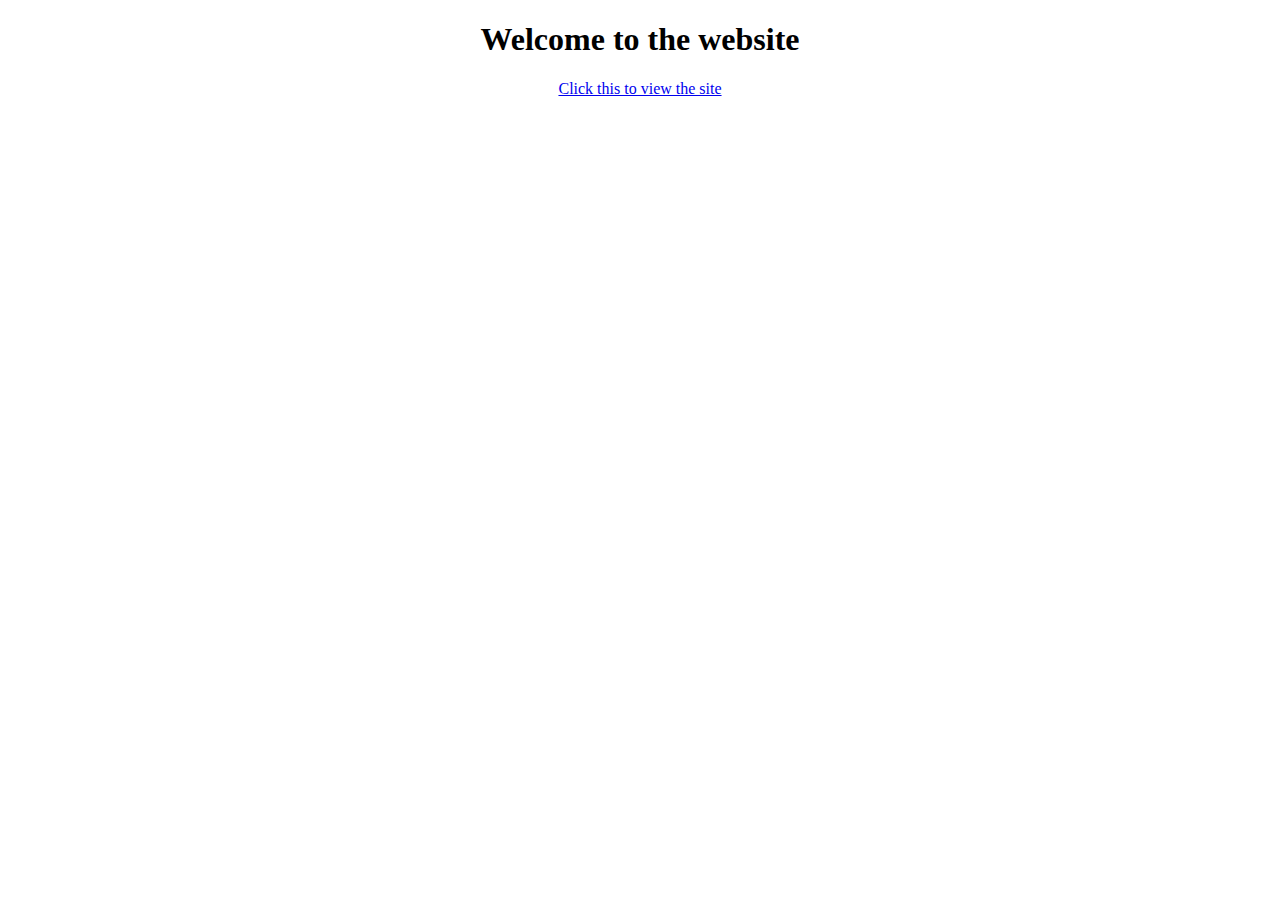
<file: index.html>
<!DOCTYPE html>
<html lang="en">
<head>
  <meta charset="UTF-8" />
  <meta name="viewport" content="width=device-width, initial-scale=1.0" />
  <title>My GitHub Pages</title>
  <style>
    body {
        text-align: center;
    }
  </style>
</head>
<body>
  <h1>Welcome to the website</h1>
  <a href="Project/homepage.html">Click this to view the site</a>
</body>
</html>
</file>
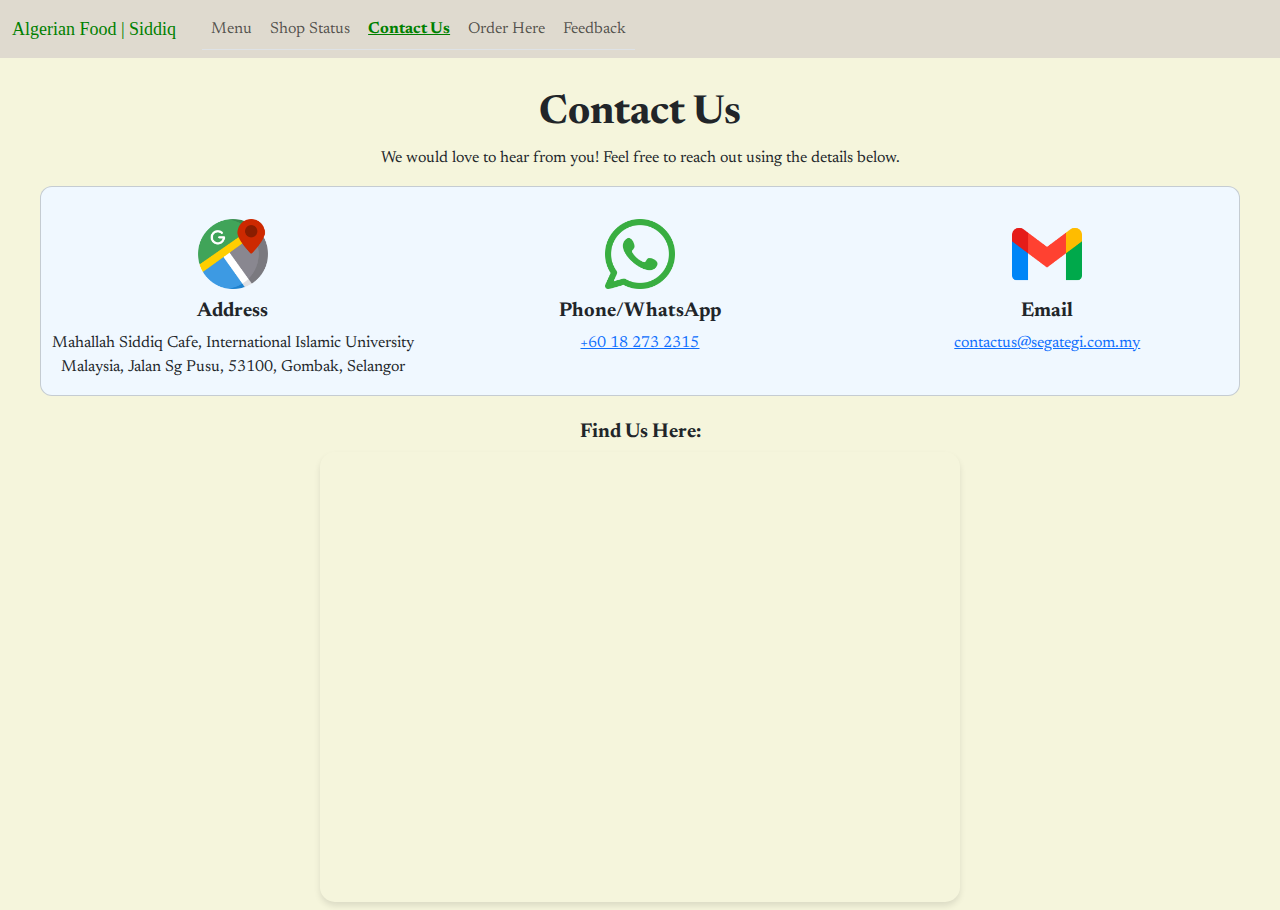
<file: Project/contact.html>
<!DOCTYPE html>
<html lang="en">
<head> 
    <meta charset="UTF-8">
    <meta name="viewport" content="width=device-width, initial-scale=1.0">
    <title>Contact</title>
    <!-- Bootstrap 5 -->
    <link href="https://cdn.jsdelivr.net/npm/bootstrap@5.3.3/dist/css/bootstrap.min.css" rel="stylesheet">
    <script src="https://cdn.jsdelivr.net/npm/bootstrap@5.3.3/dist/js/bootstrap.bundle.min.js"></script>
    <link rel="stylesheet" href="main.css">
    <script src="main.js"></script>
</head>
<body>
    <header>
    <nav class="navbar navbar-expand-sm bar-color">
        <div class="container-fluid horizontal">
            <a class="navbar-brand shop font2" href="#" onclick="toHome()">Algerian Food | Siddiq</a>
            <button class="navbar-toggler" type="button" data-bs-toggle="collapse" data-bs-target="#collapsibleNavbar">
                <span class="navbar-toggler-icon"></span>
            </button>
            <div class="collapse navbar-collapse" id="collapsibleNavbar">
                <ul class="nav nav-tabs navbar-nav navbar-right">
                    <li class="nav-item">
                        <a class="nav-link" onclick="toMenu()" href="#">Menu</a>
                    </li>
                    <li class="nav-item">
                        <a class="nav-link" onclick="toStatus()" href="#">Shop Status</a>
                    </li>
                    <li class="nav-item">
                        <a class="nav-link selected" onclick="toContact()" href="#">Contact Us</a>
                    </li>  
                    <li class="nav-item">
                        <a class="nav-link" onclick="toOrder()" href="#">Order Here</a>
                    </li>    
                    <li class="nav-item">
                        <a class="nav-link" onclick="toFeedback()" href="#">Feedback</a>
                    </li>
                </ul>
            </div>
        </div>
    </nav>
        </header>

    <div class="contact container-fluid mobile-padding">
        <h1><b>Contact Us</b></h1>
        <p>We would love to hear from you! Feel free to reach out using the details below.</p>

        <div class="card contact-card mx-auto" style="max-width: 1200px; max-height: 1200px;">
            <div class="row contact-info">

            <!-- Address -->
                <div class="col-md-4">
                    <div class="icon-circle" onclick="window.open('https://maps.app.goo.gl/vQRxDP2AB7MWFGxZ8')" title="Open in Google Maps">
                        <img src="images/maps.png" width="100" height="100" alt="Address Icon">
                    </div>
                    <h5><b>Address</b></h5>
                    <p>Mahallah Siddiq Cafe, International Islamic University Malaysia, Jalan Sg Pusu, 53100, Gombak, Selangor</p>
                </div>

            <!-- Phone/WhatsApp -->
            <div class="col-md-4">
                <div class="icon-circle" onclick="window.open('https://wa.me/0182732315', '_blank')">
                    <img src="images/whatsapp.png" width="100" height="100" alt="Phone Icon" title="Open in WhatsApp">
                </div>
                <h5><b>Phone/WhatsApp</b></h5>
                <a href="#" title="Click to copy the phone number" onclick="copyToClipboard('+60182732315'); return false;">+60 18 273 2315</a>
            </div>
    
            <!-- Email -->
            <div class="col-md-4">
                <div class="icon-circle" onclick="window.open('mailto:contactus@segategi.com.my', '_blank')">
                    <img src="images/gmail.png" width="100" height="100" alt="Email Icon" title="Open in Gmail">
                </div>
                <h5><b>Email</b></h5>
                <a href="#" title="Click to copy the email address" onclick="copyToClipboard('contactus@segategi.com.my'); return false;">contactus@segategi.com.my</a>
            </div>
            </div>
        </div>
    </div>

    <!--Maps embed-->
    <div class="row mt-4">
        <div class="col-12 text-center">
            <h5><b>Find Us Here:</b></h5>
            <iframe 
                class="embed-map"
                src="https://www.google.com/maps/embed?pb=!1m18!1m12!1m3!1d3983.410006887345!2d101.73597737485338!3d3.247813552538462!2m3!1f0!2f0!3f0!3m2!1i1024!2i768!4f13.1!3m3!1m2!1s0x31cc39dcf1b2bbb7%3A0x9bb3551668705635!2sMahallah%20Siddiq%20Cafe!5e0!3m2!1sen!2sau!4v1736048425665!5m2!1sen!2sau" 
                width="45%" 
                height="450" 
                style="border:0;" 
                allowfullscreen="" 
                loading="lazy" 
                referrerpolicy="no-referrer-when-downgrade">
            </iframe>
        </div>
    </div>
</div>

</body>
</html>
</file>
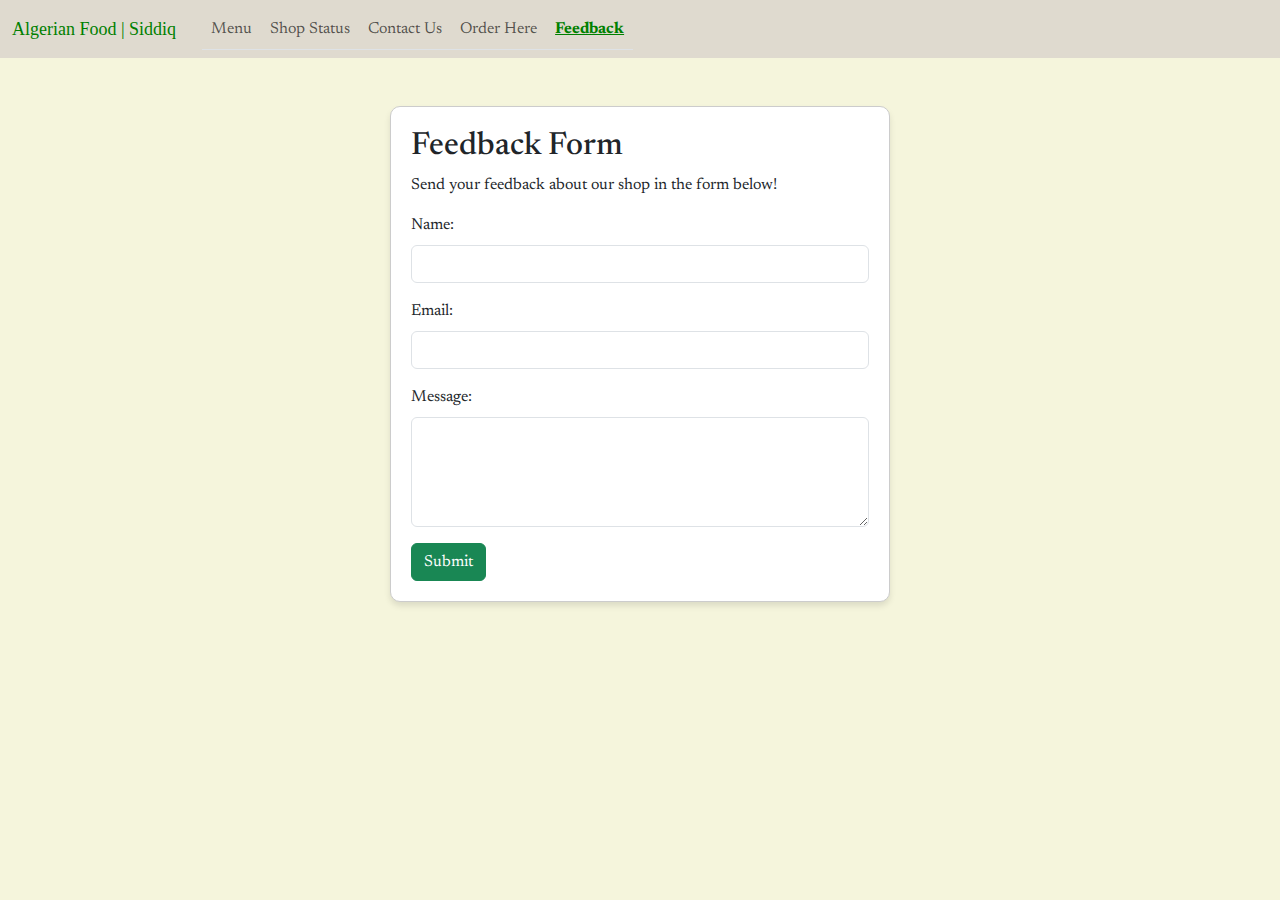
<file: Project/feedback.html>
<!DOCTYPE html>
<html lang="en">
<head>
    <meta charset="UTF-8">
    <meta name="viewport" content="width=device-width, initial-scale=1.0">
    <!--bootstarp 5-->
    <link href="https://cdn.jsdelivr.net/npm/bootstrap@5.3.3/dist/css/bootstrap.min.css" rel="stylesheet">
    <script src="https://cdn.jsdelivr.net/npm/bootstrap@5.3.3/dist/js/bootstrap.bundle.min.js"></script>
    <link href="main.css" rel="stylesheet">
    <script src="main.js"></script>
    <title>Feedback</title>
</head>
<body>
    <header>
    <nav class="navbar navbar-expand-sm bar-color">
        <div class="container-fluid horizontal">
            <a class="navbar-brand shop font2" href="#" onclick="toHome()">Algerian Food | Siddiq</a>
            <button class="navbar-toggler" type="button" data-bs-toggle="collapse" data-bs-target="#collapsibleNavbar">
                <span class="navbar-toggler-icon"></span>
            </button>
            <div class="collapse navbar-collapse" id="collapsibleNavbar">
                <ul class="nav nav-tabs navbar-nav navbar-right">
                    <li class="nav-item">
                        <a class="nav-link" onclick="toMenu()" href="#">Menu</a>
                    </li>
                    <li class="nav-item">
                        <a class="nav-link" onclick="toStatus()" href="#">Shop Status</a>
                    </li>
                    <li class="nav-item">
                        <a class="nav-link" onclick="toContact()" href="#">Contact Us</a>
                    </li>  
                    <li class="nav-item">
                        <a class="nav-link" onclick="toOrder()" href="#">Order Here</a>
                    </li>
                    <li class="nav-item">
                        <a class="nav-link selected" onclick="toFeedback()" href="#">Feedback</a>
                    </li>      
                </ul>
            </div>
        </div>
    </nav>
        </header>

    <div class="container mt-5 d-flex justify-content-center">
        <div class="form-wrapper">
            <h2>Feedback Form</h2>
            <p>Send your feedback about our shop in the form below!</p>
            <form id="feedbackForm" onsubmit="handleFeedbackFormSubmission(); return false;">
                <div class="mb-3">
                    <label for="name" class="form-label">Name:</label>
                    <input type="text" class="form-control" id="name" required>
                </div>
                <div class="mb-3">
                    <label for="email" class="form-label">Email:</label>
                    <input type="email" class="form-control" id="email" required>
                </div>
                <div class="mb-3">
                    <label for="message" class="form-label">Message:</label>
                    <textarea class="form-control" id="message" rows="4" required></textarea>
                </div>
                <button type="submit" class="btn btn-success">Submit</button>
            </form>
        </div>
    </div>
</body>
</html>
</file>
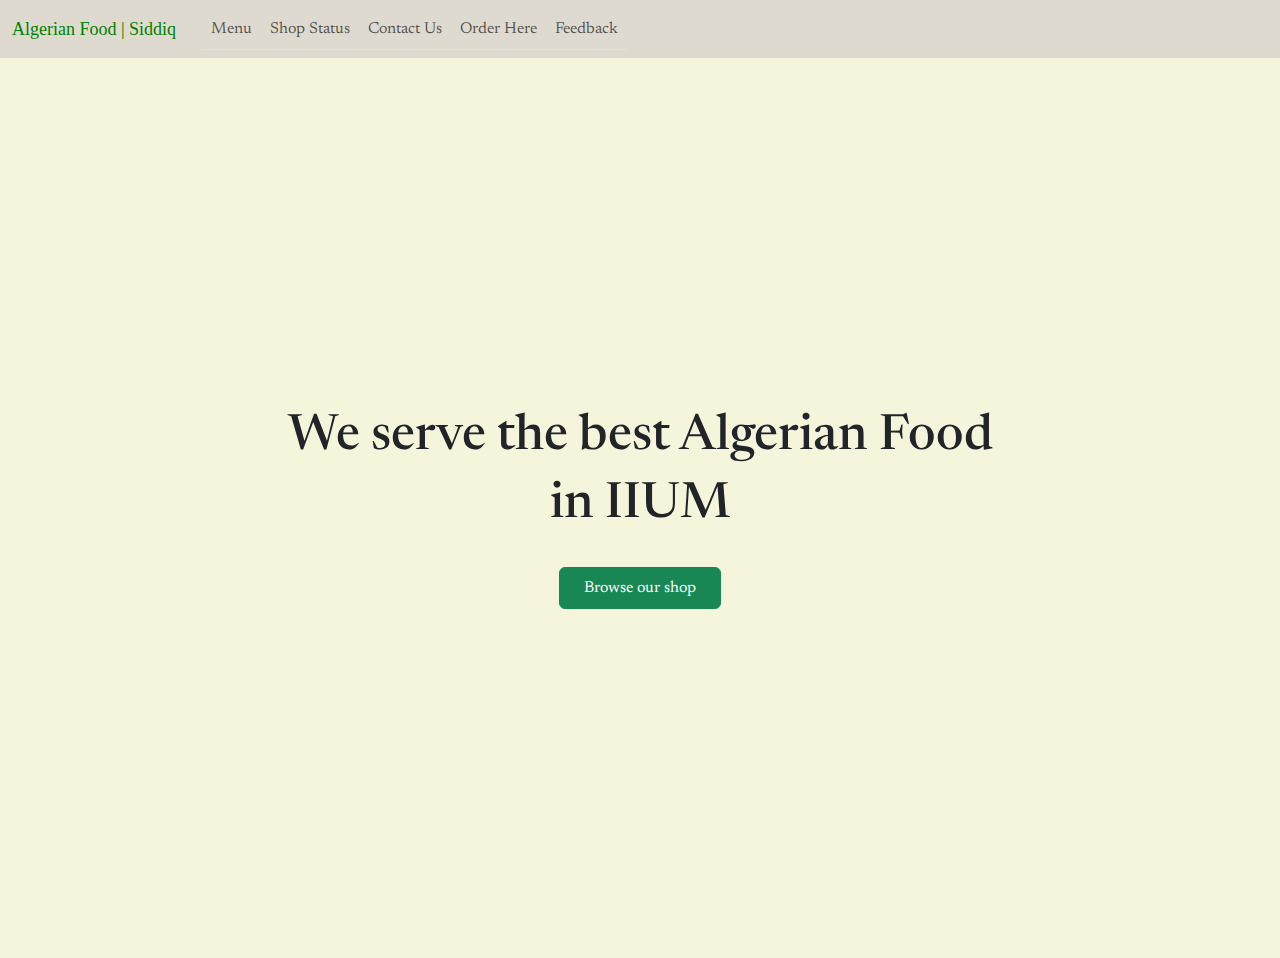
<file: Project/homepage.html>
<!DOCTYPE html>
<html lang="en">
<head>
    <meta charset="UTF-8">
    <meta name="viewport" content="width=device-width, initial-scale=1.0">
    <!--bootstrap 5-->
    <link href="https://cdn.jsdelivr.net/npm/bootstrap@5.3.3/dist/css/bootstrap.min.css" rel="stylesheet">
    <script src="https://cdn.jsdelivr.net/npm/bootstrap@5.3.3/dist/js/bootstrap.bundle.min.js"></script>
    <link href="main.css" rel="stylesheet">
    <script src="main.js"></script>
    <title>Home </title>
</head>
<body>
    <header>
    <nav class="navbar navbar-expand-sm bar-color">
        <div class="container-fluid horizontal">
          <a class="navbar-brand shop font2" href="#" onclick="toHome()">Algerian Food | Siddiq</a>
          <button class="navbar-toggler" type="button" data-bs-toggle="collapse" data-bs-target="#collapsibleNavbar">
            <span class="navbar-toggler-icon"></span>
          </button>
          <div class="collapse navbar-collapse" id="collapsibleNavbar">
            <ul class="nav nav-tabs navbar-nav navbar-right">
              <li class="nav-item">
                <a class="nav-link" onclick="toMenu()" href="#">Menu</a>
              </li>
              <li class="nav-item">
                <a class="nav-link" onclick="toStatus()"href="#">Shop Status</a>
              </li>
              <li class="nav-item">
                <a class="nav-link" onclick="toContact()"href="#">Contact Us</a>
              </li>  
              <li class="nav-item">
                <a class="nav-link" onclick="toOrder()"href="#">Order Here</a>
              </li>
              <li class="nav-item">
                <a class="nav-link" onclick="toFeedback()" href="#">Feedback</a>
            </li>
              
            </ul>
          </div>
        </div>
      </nav> 
    </header>
      <section class="d-flex align-items-center justify-content-center vh-100 text-center ">
      
        <div class="homepage mobile-padding">
          <h1>We serve the best Algerian Food</h1>
          <h1>in IIUM</h1>
          <a href="menu.html" class="btn btn-success mt-4 px-4 py-2">Browse our shop</a>
        </div>
      </section>
</body>
</html>
</file>
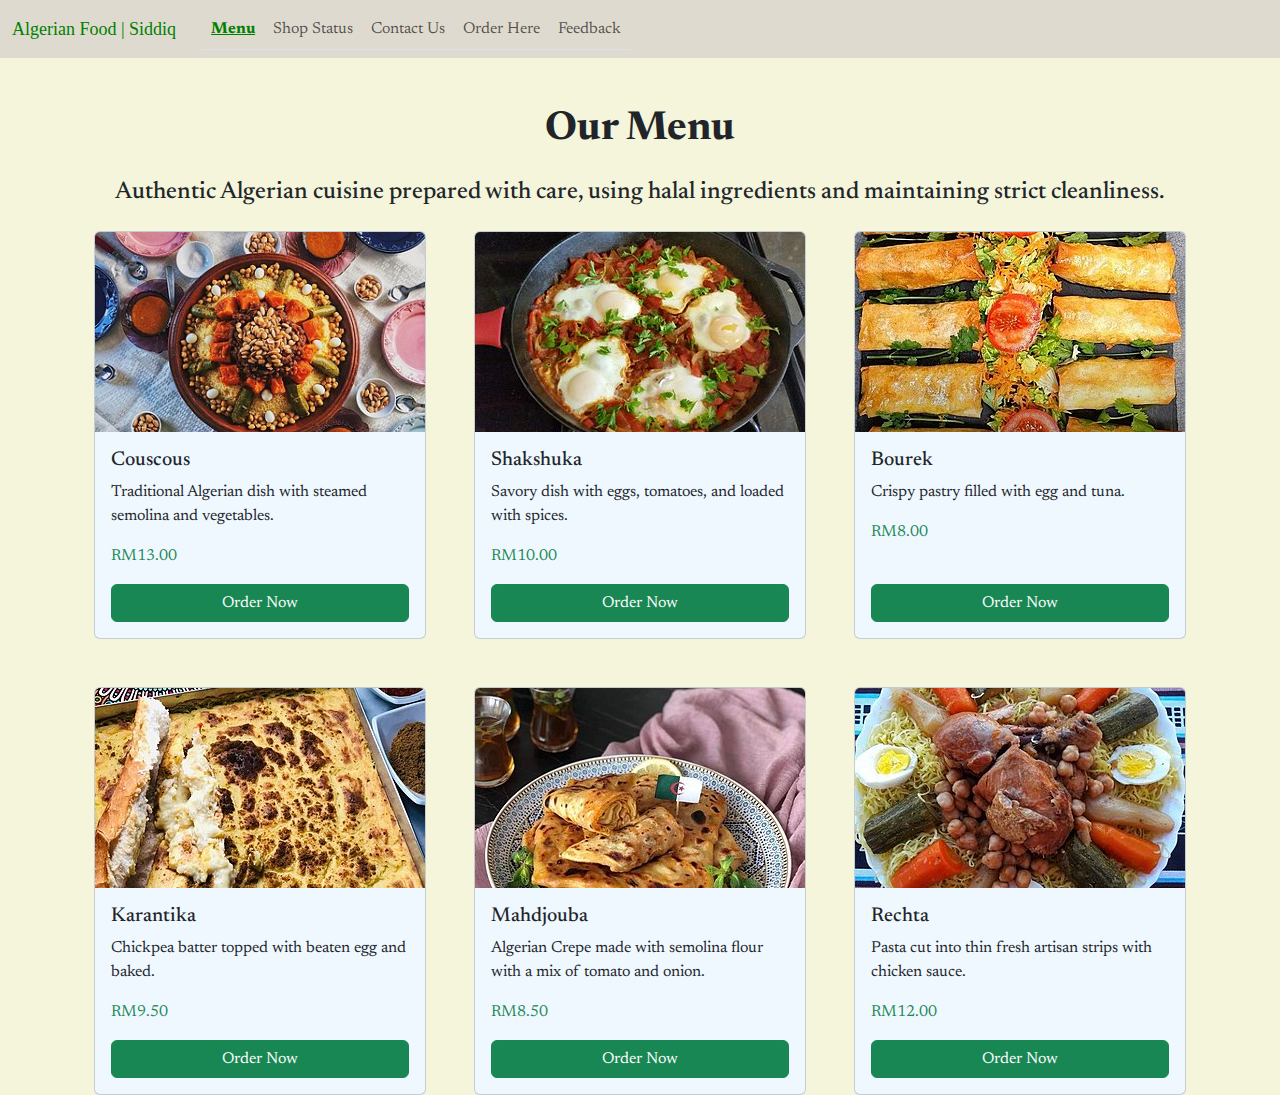
<file: Project/menu.html>
<!DOCTYPE html>
<html lang="en">
<head>
    <meta charset="UTF-8">
    <meta name="viewport" content="width=device-width, initial-scale=1.0">
    <!-- Bootstrap 5 -->
    <link href="https://cdn.jsdelivr.net/npm/bootstrap@5.3.3/dist/css/bootstrap.min.css" rel="stylesheet">
    <script src="https://cdn.jsdelivr.net/npm/bootstrap@5.3.3/dist/js/bootstrap.bundle.min.js"></script>
    <link href="main.css" rel="stylesheet">
    <script src="main.js"></script>
    <title>Menu</title>
</head>
<body>
    <header>
    <nav class="navbar navbar-expand-sm bar-color">
        <div class="container-fluid horizontal">
            <a class="navbar-brand shop font2" href="#" onclick="toHome()">Algerian Food | Siddiq</a>
            <button class="navbar-toggler" type="button" data-bs-toggle="collapse" data-bs-target="#collapsibleNavbar">
                <span class="navbar-toggler-icon"></span>
            </button>
            <div class="collapse navbar-collapse" id="collapsibleNavbar">
                <ul class="nav nav-tabs navbar-nav navbar-right">
                    <li class="nav-item">
                        <a class="nav-link selected" onclick="toMenu()" href="#">Menu</a>
                    </li>
                    <li class="nav-item">
                        <a class="nav-link" onclick="toStatus()" href="#">Shop Status</a>
                    </li>
                    <li class="nav-item">
                        <a class="nav-link" onclick="toContact()" href="#">Contact Us</a>
                    </li>  
                    <li class="nav-item">
                        <a class="nav-link" onclick="toOrder()" href="#">Order Here</a>
                    </li>  
                    <li class="nav-item">
                        <a class="nav-link" onclick="toFeedback()" href="#">Feedback</a>
                    </li>  
                </ul>
            </div>
        </div>
    </nav>
        </header>

    <div class="container mt-5 px-4">
      <h1 class="text-center mb-4"><b>Our Menu</b></h1>
      <h4 class="text-center mb-4">Authentic Algerian cuisine prepared with care, using halal ingredients and maintaining strict cleanliness.</h4>
      <div class="row row-cols-1 row-cols-md-3 g-5">
            <!-- Food Item 1 -->
            <div class="col">
                <div class="card h-100">
                    <img src="images/couscous.jpg" class="card-img-top img-fluid" alt="Couscous">
                    <div class="card-body d-flex flex-column">
                        <h5 class="card-title">Couscous</h5>
                        <p class="card-text">Traditional Algerian dish with steamed semolina and vegetables.</p>
                        <p class="card-text text-success">RM13.00</p>
                        <a href="#" onclick="toOrder()" class="btn btn-success mt-auto">Order Now</a>
                    </div>
                </div>
            </div>     
            <!-- Food Item 2 -->
            <div class="col">
                <div class="card h-100">
                    <img src="images/shakshuka.jpg" class="card-img-top img-fluid" alt="Shakshuka">
                    <div class="card-body d-flex flex-column">
                        <h5 class="card-title">Shakshuka</h5>
                        <p class="card-text">Savory dish with eggs, tomatoes, and loaded with spices.</p>
                        <p class="card-text text-success">RM10.00</p>
                        <a href="#" onclick="toOrder()" class="btn btn-success mt-auto">Order Now</a>
                    </div>
                </div>
            </div>
            <!-- Food Item 3 -->
            <div class="col">
                <div class="card h-100">
                    <img src="images/Bourek.jpg" class="card-img-top img-fluid" alt="Bourek">
                    <div class="card-body d-flex flex-column">
                        <h5 class="card-title">Bourek</h5>
                        <p class="card-text">Crispy pastry filled with egg and tuna.</p>
                        <p class="card-text text-success">RM8.00</p>
                        <a href="#" onclick="toOrder()" class="btn btn-success mt-auto">Order Now</a>
                    </div>
                </div>
            </div>
            <!--Food Item 4-->
            <div class="col">
              <div class="card h-100">
                  <img src="images/Karantika.jpg" class="card-img-top img-fluid" alt="Karantika">
                  <div class="card-body d-flex flex-column">
                      <h5 class="card-title">Karantika</h5>
                      <p class="card-text">Chickpea batter topped with beaten egg and baked.</p>
                      <p class="card-text text-success">RM9.50</p>
                      <a href="#" onclick="toOrder()" class="btn btn-success mt-auto">Order Now</a>
                  </div>
              </div>
          </div>
          <!--Food Item 5-->
          <div class="col">
            <div class="card h-100">
                <img src="images/mahdjouba.jpg" class="card-img-top img-fluid" alt="Mahdjouba">
                <div class="card-body d-flex flex-column">
                    <h5 class="card-title">Mahdjouba</h5>
                    <p class="card-text">Algerian Crepe made with semolina flour with a mix of tomato and onion.</p>
                    <p class="card-text text-success">RM8.50</p>
                    <a href="#" onclick="toOrder()" class="btn btn-success mt-auto">Order Now</a>
                </div>
            </div>
        </div>
        <!--Food Item 6-->
        <div class="col">
            <div class="card h-100">
                <img src="images/Rechta.jpg" class="card-img-top img-fluid" alt="Rechta">
                <div class="card-body d-flex flex-column">
                    <h5 class="card-title">Rechta</h5>
                    <p class="card-text">Pasta cut into thin fresh artisan strips with chicken sauce.</p>
                    <p class="card-text text-success">RM12.00</p>
                    <a href="#" onclick="toOrder()" class="btn btn-success mt-auto">Order Now</a>
                </div>
            </div>
        </div>
        </div>
    </div>
</body>
</html>
</file>
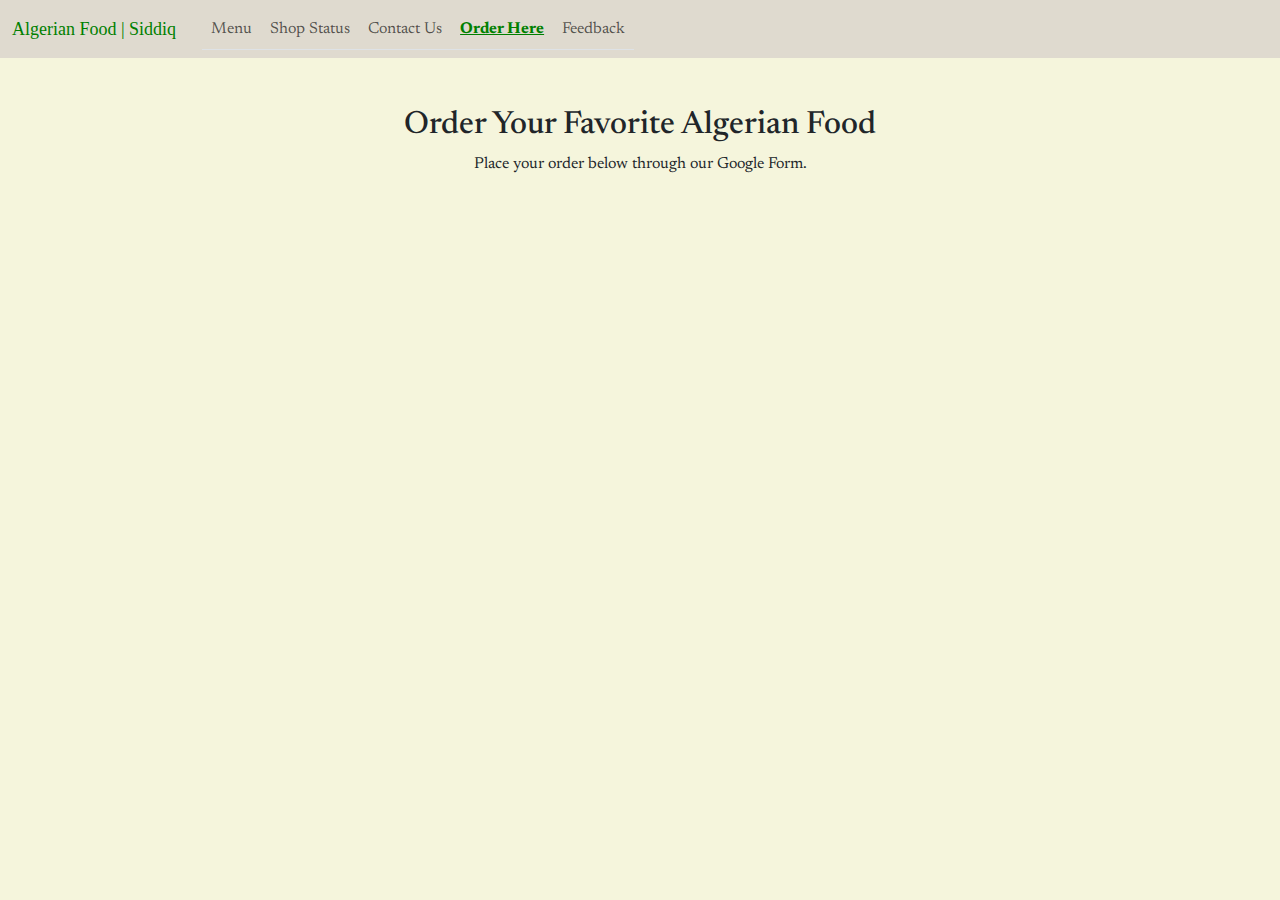
<file: Project/orderPage.html>
<!DOCTYPE html>
<html lang="en">
<head>
    <meta charset="UTF-8">
    <meta name="viewport" content="width=device-width, initial-scale=1.0">
    <!-- Bootstrap 5 -->
    <link href="https://cdn.jsdelivr.net/npm/bootstrap@5.3.3/dist/css/bootstrap.min.css" rel="stylesheet">
    <script src="https://cdn.jsdelivr.net/npm/bootstrap@5.3.3/dist/js/bootstrap.bundle.min.js"></script>
    <link href="main.css" rel="stylesheet">
    <script src="main.js"></script>
    <title>Shop</title>
</head>
<body>
    <header>
    <nav class="navbar navbar-expand-sm bar-color">
        <div class="container-fluid horizontal">
            <a class="navbar-brand shop font2" href="#" onclick="toHome()">Algerian Food | Siddiq</a>
            <button class="navbar-toggler" type="button" data-bs-toggle="collapse" data-bs-target="#collapsibleNavbar">
                <span class="navbar-toggler-icon"></span>
            </button>
            <div class="collapse navbar-collapse" id="collapsibleNavbar">
                <ul class="nav nav-tabs navbar-nav navbar-right">
                    <li class="nav-item">
                        <a class="nav-link" onclick="toMenu()" href="#">Menu</a>
                    </li>
                    <li class="nav-item">
                        <a class="nav-link" onclick="toStatus()" href="#">Shop Status</a>
                    </li>
                    <li class="nav-item">
                        <a class="nav-link" onclick="toContact()" href="#">Contact Us</a>
                    </li>
                    <li class="nav-item">
                        <a class="nav-link selected" onclick="toOrder()" href="#">Order Here</a>
                    </li>
                    <li class="nav-item">
                        <a class="nav-link" onclick="toFeedback()" href="#">Feedback</a>
                    </li>
                </ul>
            </div>
        </div>
    </nav>
        </header>
    
    <div class="container mt-5 text-center">
            <h2>Order Your Favorite Algerian Food</h2>
            <p>Place your order below through our Google Form.</p>
            <div class="ratio" style="height: 70vh;">
                <iframe 
                    src="https://docs.google.com/forms/d/e/1FAIpQLScTVhAYZvurzOjNGRpIwFJwEbXv5l4TBXW7QwQ9L_mcGA539A/viewform?embedded=true" 
                    width="100%" 
                    height="100%" 
                    frameborder="0" 
                    marginheight="0" 
                    marginwidth="0" 
                    allowfullscreen>
                </iframe>
            </div>
    </div>
    
</body>
</html>
</file>
<file: Project/main.css>
@import url('https://fonts.googleapis.com/css2?family=Newsreader:wght@400;700&display=swap');

.font2{
    font-family: 'Times New Roman', Times, serif;
}

.selected{
    color: green;
}
.shop{
    color: green;
    font-size: large;
}
body {
    background-color:beige; 
    font-family: 'Newsreader', serif;

}

header {
        position: sticky;
        top: 0;
        z-index: 1020;
}

.homepage h1 {
    font-size: 50px
}


.open {
    text-align: center;
    background-color: green;
    color: white;
    font-weight: bold;
    padding: 10px;
    border-radius: 8px;
    font-size: 1.5rem;
    margin-top: 20px;
}

.close {
    text-align: center;
    background-color: red;
    color: white;
    font-weight: bold;
    padding: 10px;
    border-radius: 8px;
    font-size: 1.5rem;
    margin-top: 20px;
}
.page-right{
    float: right;
}
.horizontal{
    display: flex; /* Enables flexbox */
    gap: 10px; /* Adds spacing between items */
}
.bar-color{
    background-color: #dfdacf;
}
.navbar .nav-link.selected {
    font-weight: bold;
    text-decoration: underline;
}
.table-box {
    max-width: 1000px; /* Adjust width as needed */
    border: 1px solid #ddd; 
    border-radius: 8px; /* Rounded corners */
    box-shadow: 0 4px 8px rgba(0, 0, 0, 0.1); 
    background-color: #f9f9f9; 
}.table-box .table {
    margin: 0;
}

.card {
    height: 100%;
    background-color:aliceblue;
}

.card:hover {
    transform: scale(1.05); /* Zoom in */
    box-shadow: 0 4px 8px rgba(0, 0, 0, 0.2); /* Highlight */
    transition: all 0.3s ease; /* Smooth transition */
}

.card img {
    height: 200px;
    object-fit: cover;
}
.card-img-top {
    height: 150px; /* Set a fixed height for consistency */
    object-fit: cover; /* Ensures images are cropped nicely */
}
.contact-card {
    border-radius: 12px; /* Slight rounding */
    box-shadow: none; /* No hover shadow */
    transition: none; /* Remove hover transitions */
}
.contact-card:hover {
    transform: none; /* Disable hover zoom */
    box-shadow: none; /* Disable hover shadow */
    background-color: aliceblue; /* Keep static background */
}
.icon-circle img:hover {
    filter: brightness(0.7); /* Darkens the icon */
    transition: 0.3s; /* Smooth transition */
}
.contact {
    text-align: center;
    margin-top: 2rem;
}
.icon-circle {
    width: 70px;
    height: 70px;
    color: white;
    border-radius: 50%;
    display: flex;
    justify-content: center;
    align-items: center;
    margin: 0 auto;
    margin-bottom: 10px;
    cursor: pointer;
}
.icon-circle img {
    width: 100%;
    height: auto;
}
.contact-info {
    margin-top: 2rem;
}

.embed-map {
    width: 50%;
    max-width: 100%;
    aspect-ratio: 16 / 9; 
    border-radius: 15px; 
    border: 2px solid #ccc; 
    overflow: hidden; 
    box-shadow: 0 4px 6px rgba(0, 0, 0, 0.1); 
}
/* Center the form and set a smaller width */
.form-wrapper {
    width: 100%; /* Full width for smaller screens */
    max-width: 500px; /* Limit maximum width */
    padding: 20px;
    border: 1px solid #ccc;
    border-radius: 10px;
    box-shadow: 0 4px 6px rgba(0, 0, 0, 0.1);
    background-color: #ffffff;
}

/* Make responsive for small screens */
@media (max-width: 576px) {
    .form-wrapper {
        max-width: 90%; /* Use 90% width on very small screens */
    }
}

/*.order-card {
    width: 50%;
    margin: 0 auto;
    padding: 20px;
    border: 1px solid #dfdacf;
    border-radius: 8px;
    box-shadow: 0 2px 4px rgba(0, 0, 0, 0.1);
    text-align: center;
} unused*/

@media (max-width: 767px) {
    .embed-map {
        height: 300px; 
        width: 75%
    }
}

@media (min-width: 0px) {
    .mobile-padding {
      padding-left: 1rem;
      padding-right: 1rem;
    }
  }
</file>
